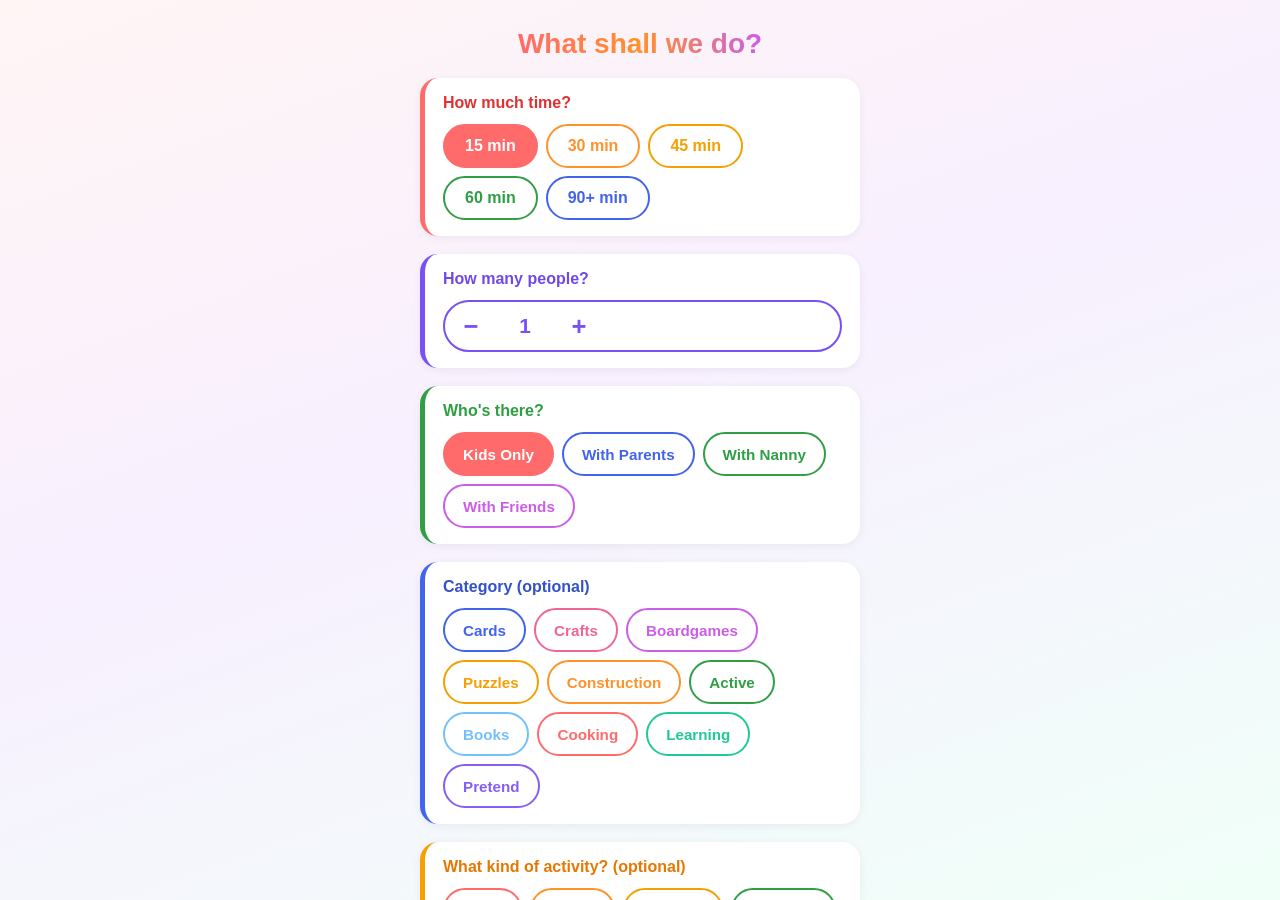
<file: index.html>
<!DOCTYPE html>
<html lang="en">
<head>
  <meta charset="UTF-8">
  <meta name="viewport" content="width=device-width, initial-scale=1.0, viewport-fit=cover">
  <title>Activity Wheel</title>
  <link rel="stylesheet" href="styles.css">
</head>
<body>
  <div id="app">

    <!-- Screen 1: Inputs -->
    <section id="screen-inputs" class="screen">
      <h1>What shall we do?</h1>

      <div class="field field--time">
        <label>How much time?</label>
        <div class="time-buttons">
          <button class="time-btn" data-value="15">15 min</button>
          <button class="time-btn" data-value="30">30 min</button>
          <button class="time-btn" data-value="45">45 min</button>
          <button class="time-btn" data-value="60">60 min</button>
          <button class="time-btn" data-value="90">90+ min</button>
        </div>
      </div>

      <div class="field field--people">
        <label>How many people?</label>
        <div class="stepper">
          <button class="stepper-btn" id="people-minus" aria-label="Fewer people">−</button>
          <span id="people-count">2</span>
          <button class="stepper-btn" id="people-plus" aria-label="More people">+</button>
        </div>
      </div>

      <div class="field field--who">
        <label>Who's there?</label>
        <div class="chips" id="who-chips"></div>
      </div>

      <div class="field field--category">
        <label>Category <span class="optional">(optional)</span></label>
        <div class="chips" id="category-chips"></div>
      </div>

      <div class="field field--tags">
        <label>What kind of activity? <span class="optional">(optional)</span></label>
        <div class="chips" id="tag-chips"></div>
      </div>

      <button class="primary-btn" id="go-btn">Spin the wheel!</button>
      <a href="admin.html" class="admin-link">Manage activities</a>
    </section>

    <!-- Screen 2: Wheel -->
    <section id="screen-wheel" class="screen">
      <h1>Spin!</h1>

      <div id="wheel-wrap">
        <div id="wheel-container">
          <div id="wheel-pointer"></div>
          <canvas id="wheel-canvas"></canvas>
        </div>
      </div>

      <div id="too-few-msg" class="hidden">
        <p>Hmm, not enough matches!</p>
        <p>Go back and loosen your filters a little.</p>
      </div>

      <button class="primary-btn" id="do-spin-btn">Spin!</button>
      <button class="secondary-btn" id="wheel-back-btn">Back to filters</button>
    </section>

    <!-- Screen 3: Result -->
    <section id="screen-result" class="screen">
      <div id="result-content">
        <div id="result-badge"></div>
        <h2 id="result-name"></h2>
        <p id="result-info"></p>
        <button class="primary-btn" id="spin-again-btn">Spin again!</button>
        <button class="secondary-btn" id="start-over-btn">Change filters</button>
      </div>
    </section>

    <!-- File:// notice -->
    <section id="screen-file-error" class="screen">
      <h2>One small step first</h2>
      <p>This app loads data with <code>fetch()</code>, which needs a local server — not a <code>file://</code> URL.</p>
      <p>Open a terminal in this folder and run:</p>
      <div class="code-block">
        <code id="server-cmd">python3 -m http.server</code>
        <button class="copy-btn" id="copy-cmd">Copy</button>
      </div>
      <p>Then open <strong>http://localhost:8000</strong> in your browser.</p>
    </section>

  </div>
  <script src="app.js?v=4"></script>
</body>
</html>
</file>
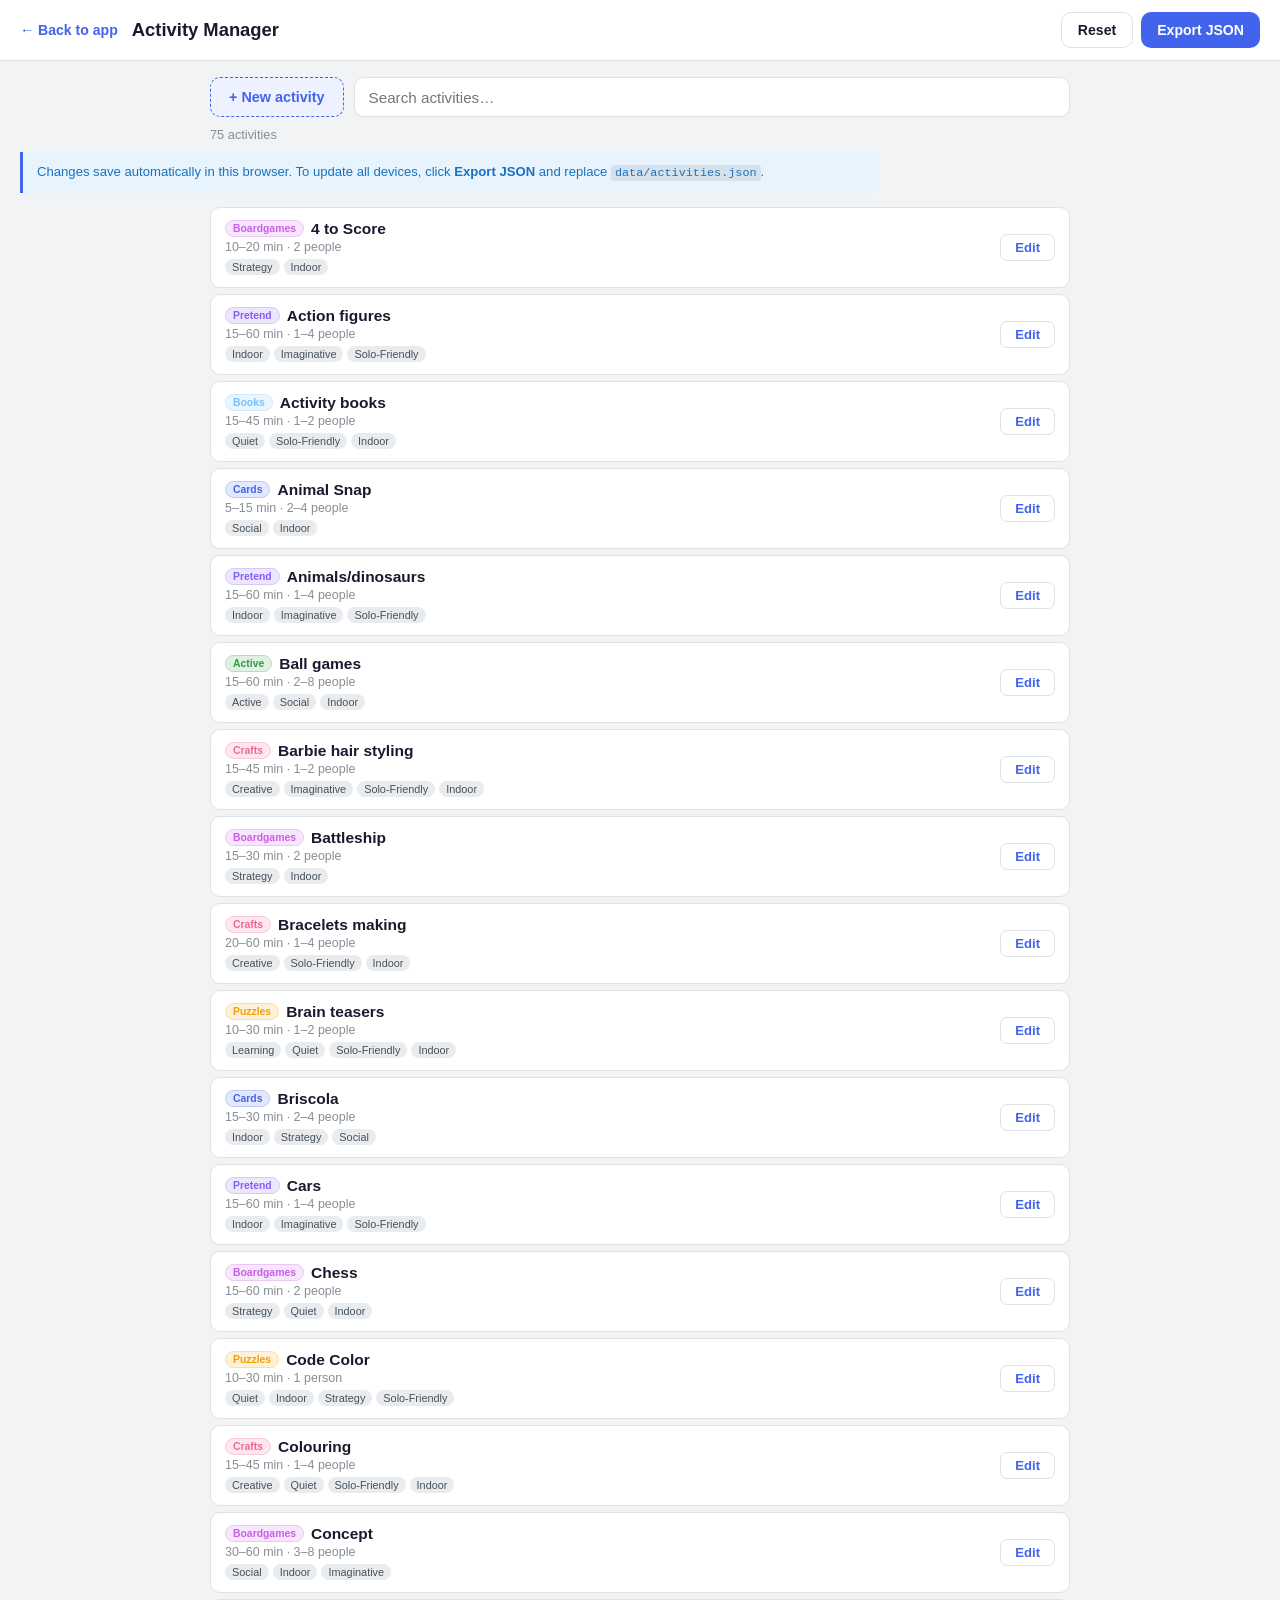
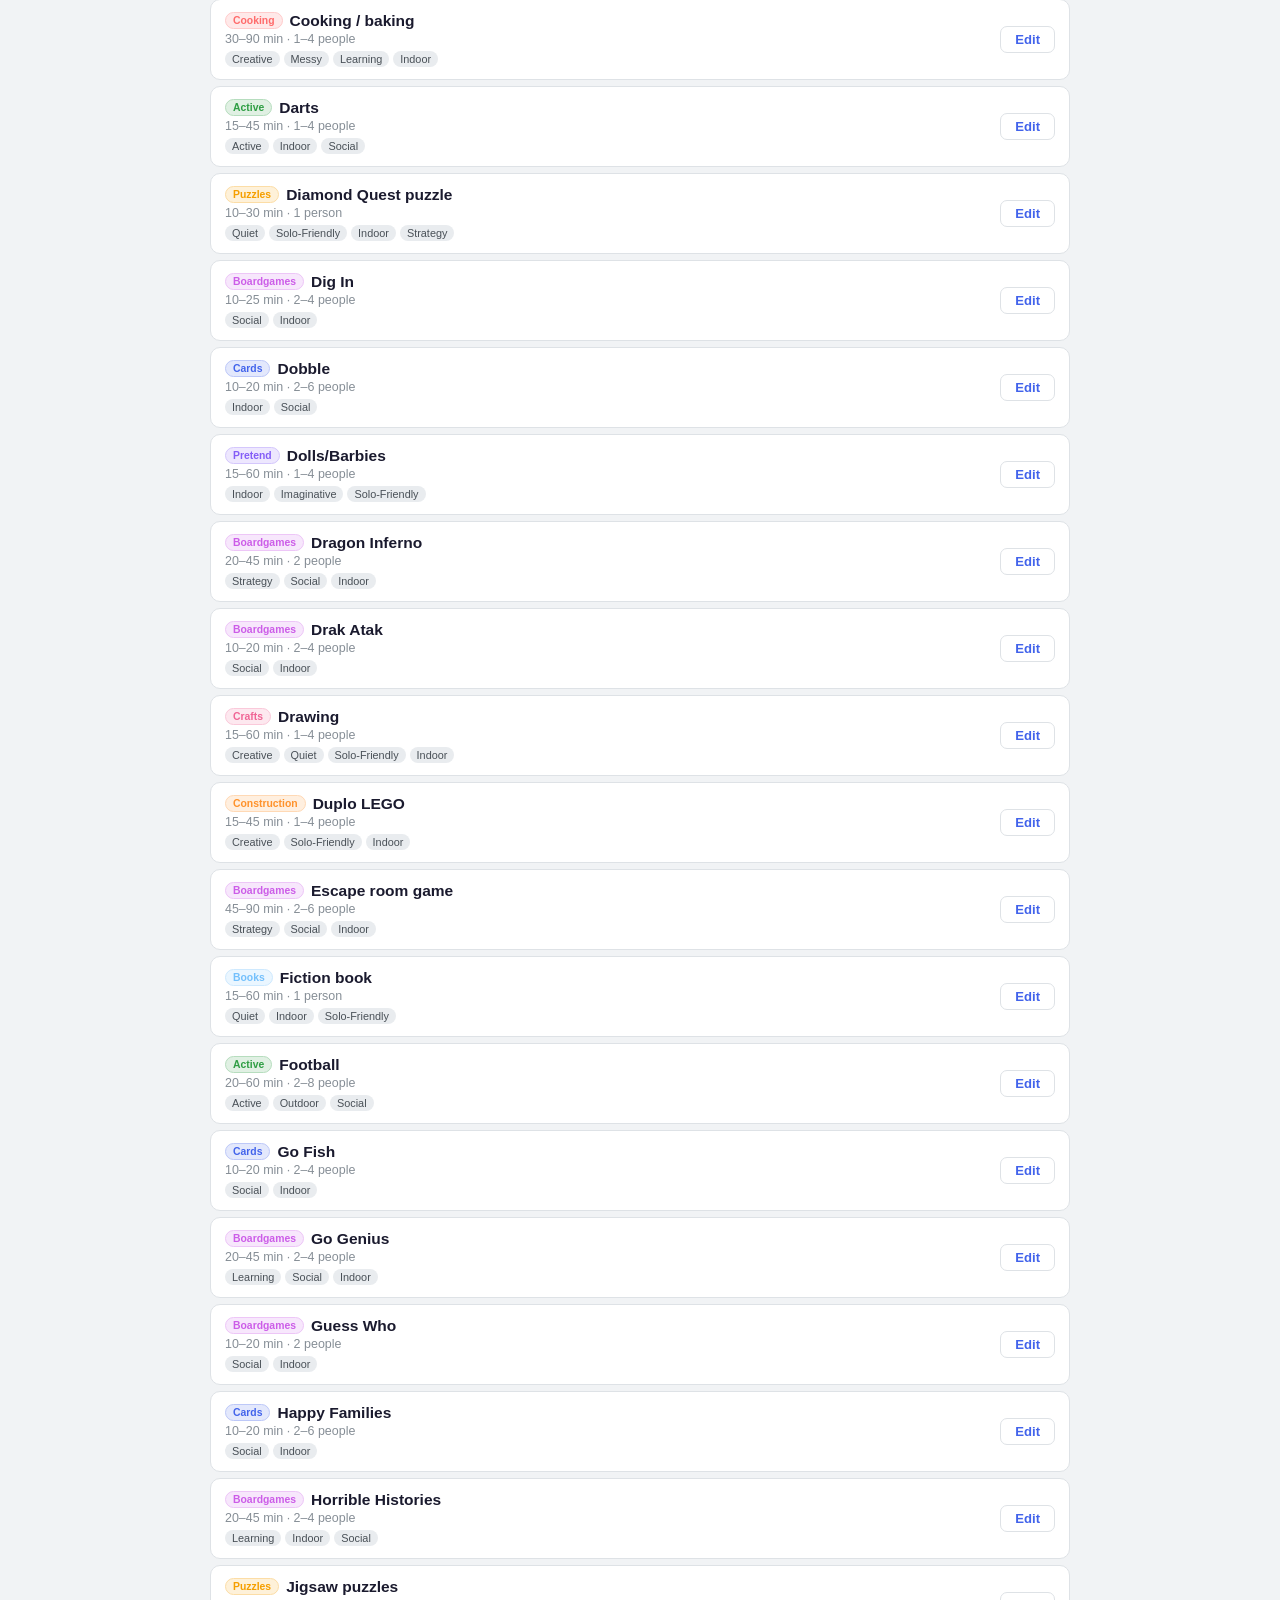
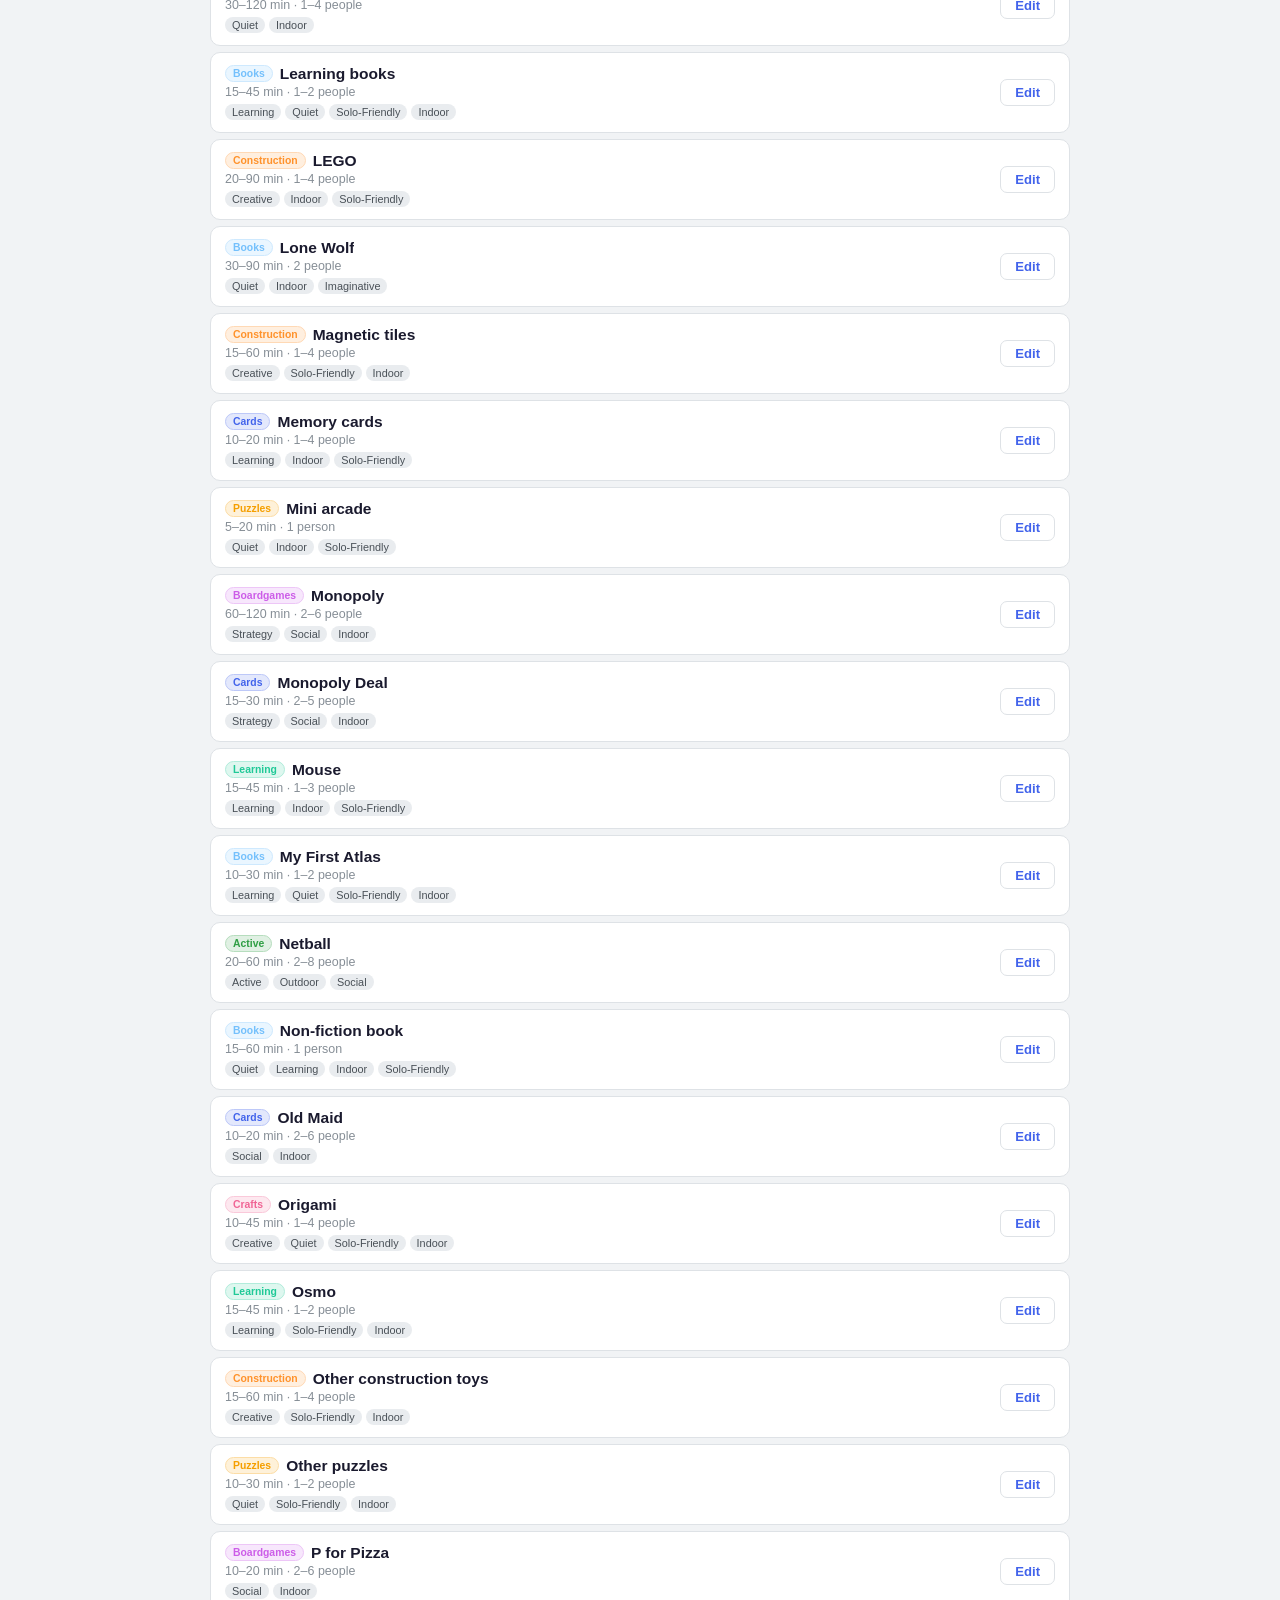
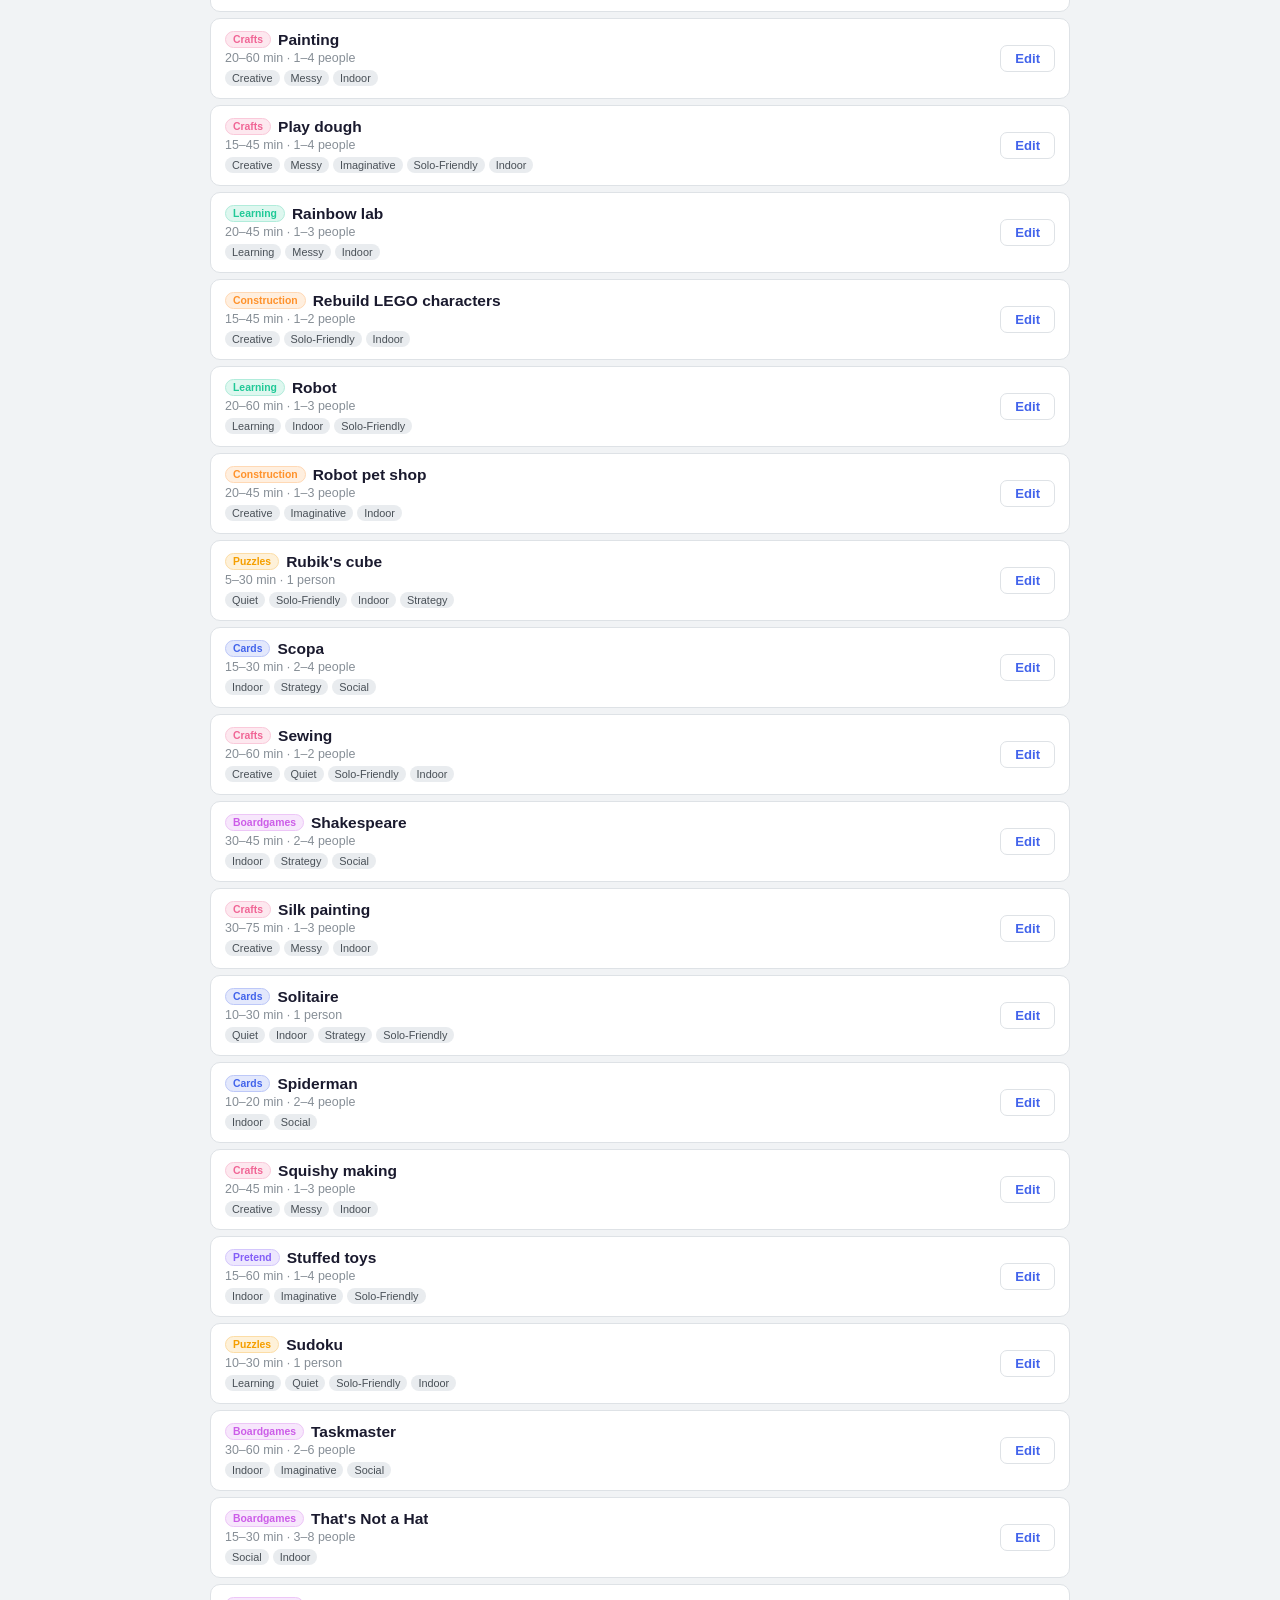
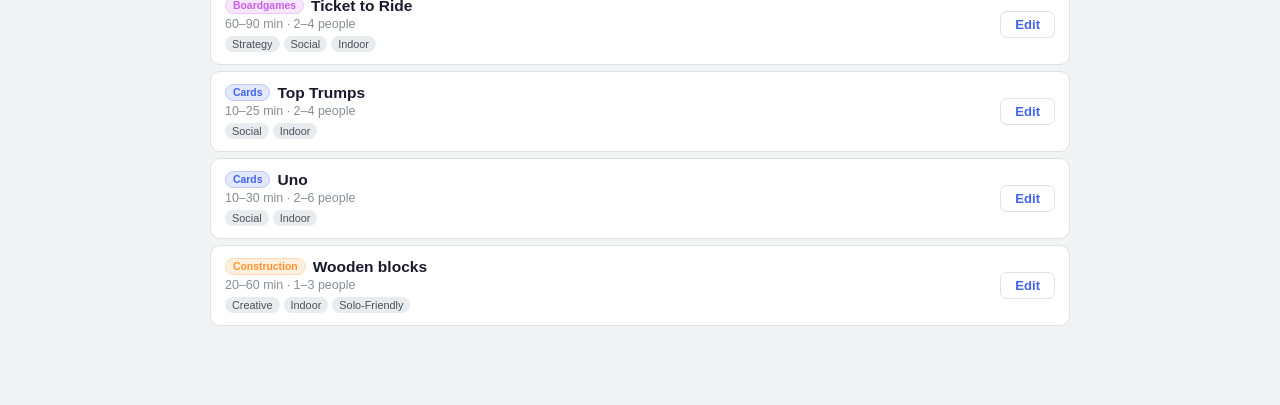
<file: admin.html>
<!DOCTYPE html>
<html lang="en">
<head>
  <meta charset="UTF-8">
  <meta name="viewport" content="width=device-width, initial-scale=1.0">
  <title>Activity Manager</title>
  <link rel="stylesheet" href="admin.css">
</head>
<body>
<div id="admin-app">

  <header class="admin-header">
    <a href="index.html" class="back-link">← Back to app</a>
    <h1>Activity Manager</h1>
    <div class="header-btns">
      <button class="btn-ghost" id="reset-btn" title="Reload from original activities.json">Reset</button>
      <button class="btn-primary" id="export-btn">Export JSON</button>
    </div>
  </header>

  <div class="toolbar">
    <button class="btn-add" id="add-btn">+ New activity</button>
    <input type="search" id="search" placeholder="Search activities…" autocomplete="off">
  </div>

  <p class="count-bar" id="activity-count"></p>

  <p class="info-note">
    Changes save automatically in this browser.
    To update all devices, click <strong>Export JSON</strong> and replace <code>data/activities.json</code>.
  </p>

  <div id="activity-list"></div>

  <!-- Edit / New modal -->
  <div id="modal-overlay" class="hidden" role="dialog" aria-modal="true">
    <div id="modal">
      <div class="modal-header">
        <h2 id="modal-title">Edit activity</h2>
        <button class="modal-close" id="modal-close" aria-label="Close">✕</button>
      </div>

      <form id="edit-form" novalidate>
        <div class="form-field">
          <label for="field-name">Name</label>
          <input type="text" id="field-name" required autocomplete="off">
        </div>

        <div class="form-field">
          <label>Category</label>
          <div class="check-grid" id="field-category"></div>
        </div>

        <div class="form-row">
          <div class="form-field">
            <label for="field-dur-min">Min duration <span class="hint">(minutes)</span></label>
            <input type="number" id="field-dur-min" min="1" max="300">
          </div>
          <div class="form-field">
            <label for="field-dur-max">Max duration <span class="hint">(minutes)</span></label>
            <input type="number" id="field-dur-max" min="1" max="300">
          </div>
        </div>

        <div class="form-row">
          <div class="form-field">
            <label for="field-people-min">Min people</label>
            <input type="number" id="field-people-min" min="1" max="20">
          </div>
          <div class="form-field">
            <label for="field-people-max">Max people <span class="hint">(blank = unlimited)</span></label>
            <input type="number" id="field-people-max" min="1" max="20">
          </div>
        </div>

        <div class="form-field">
          <label>Who can join</label>
          <div class="check-grid" id="field-who"></div>
        </div>

        <div class="form-field">
          <label>Tags</label>
          <div class="check-grid" id="field-tags"></div>
          <div class="add-tag-row">
            <input type="text" id="new-tag-input" placeholder="Add new tag and press Enter…" autocomplete="off">
          </div>
        </div>

        <div class="modal-footer">
          <button type="button" class="btn-danger" id="delete-btn">Delete</button>
          <div class="modal-footer-right">
            <button type="button" class="btn-ghost" id="cancel-btn">Cancel</button>
            <button type="submit" class="btn-primary">Save</button>
          </div>
        </div>
      </form>
    </div>
  </div>

</div>
<script src="admin.js"></script>
</body>
</html>
</file>
<file: styles.css>
*, *::before, *::after {
  box-sizing: border-box;
  margin: 0;
  padding: 0;
}

:root {
  --primary:      #ff6b35;
  --primary-dark: #e85a24;
  --bg:           #fff8f0;
  --surface:      #ffffff;
  --text:         #2b2b2b;
  --muted:        #999;
  --border:       #e2d5c8;
  --r:            14px;
  --gap:          18px;
}

html, body {
  height: 100%;
  background: linear-gradient(160deg, #fff5f5 0%, #f8f0ff 45%, #f0fff8 100%);
  color: var(--text);
  font-family: -apple-system, BlinkMacSystemFont, 'Segoe UI', Roboto, sans-serif;
  font-size: 16px;
  -webkit-tap-highlight-color: transparent;
  overflow: hidden;
}

#app { height: 100%; }

/* ── Screens ─────────────────────────────────────────────────────── */
.screen { display: none; }

.screen.active {
  display: flex;
  flex-direction: column;
  align-items: center;
  height: 100%;
  overflow-y: auto;
  padding: 28px 20px 40px;
  gap: var(--gap);
}

/* ── Type ────────────────────────────────────────────────────────── */
h1 {
  font-size: 1.75rem;
  font-weight: 800;
  text-align: center;
  flex-shrink: 0;
  /* gradient text */
  background: linear-gradient(90deg, #ff6b6b, #ff922b, #cc5de8);
  -webkit-background-clip: text;
  -webkit-text-fill-color: transparent;
  background-clip: text;
}

h2 {
  font-size: 1.35rem;
  font-weight: 700;
  text-align: center;
}

/* ── Field cards ─────────────────────────────────────────────────── */
.field {
  width: 100%;
  max-width: 440px;
  display: flex;
  flex-direction: column;
  gap: 12px;
  flex-shrink: 0;
  background: #fff;
  border-radius: 18px;
  padding: 16px 18px;
  box-shadow: 0 2px 10px rgba(0,0,0,0.06);
  border-left: 5px solid transparent;
}

.field > label {
  font-size: 1rem;
  font-weight: 800;
}

/* Per-field accent colours */
.field--time   { border-left-color: #FF6B6B; }
.field--time   > label { color: #e03131; }

.field--people { border-left-color: #7950F2; }
.field--people > label { color: #7048e8; }

.field--who    { border-left-color: #2F9E44; }
.field--who    > label { color: #2f9e44; }

.field--category { border-left-color: #4263EB; }
.field--category > label { color: #3451c7; }

.field--tags   { border-left-color: #F59F00; }
.field--tags   > label { color: #e67700; }


/* ── Time buttons ────────────────────────────────────────────────── */
.time-buttons {
  display: flex;
  flex-wrap: wrap;
  gap: 8px;
}

/* Assign a colour to each button via CSS custom property */
.time-buttons .time-btn:nth-child(1) { --c: #FF6B6B; }
.time-buttons .time-btn:nth-child(2) { --c: #FF922B; }
.time-buttons .time-btn:nth-child(3) { --c: #F59F00; }
.time-buttons .time-btn:nth-child(4) { --c: #2F9E44; }
.time-buttons .time-btn:nth-child(5) { --c: #4263EB; }

.time-btn {
  min-height: 44px;
  padding: 0 20px;
  border-radius: 100px;
  border: 2px solid var(--c, var(--border));
  background: var(--surface);
  font-size: 1rem;
  font-weight: 700;
  cursor: pointer;
  color: var(--c, var(--text));
  transition: background 0.15s, color 0.15s;
}

.time-btn.selected {
  background: var(--c, var(--primary));
  border-color: var(--c, var(--primary));
  color: #fff;
}

/* ── Stepper ─────────────────────────────────────────────────────── */
.stepper {
  display: inline-flex;
  align-items: center;
  border: 2px solid #7950F2;
  border-radius: 100px;
  overflow: hidden;
  background: var(--surface);
  height: 52px;
}

.stepper-btn {
  width: 52px;
  height: 100%;
  background: none;
  border: none;
  font-size: 1.6rem;
  font-weight: 700;
  cursor: pointer;
  color: #7950F2;
  display: flex;
  align-items: center;
  justify-content: center;
}

.stepper-btn:active { background: #f0eaff; }

#people-count {
  min-width: 56px;
  text-align: center;
  font-size: 1.3rem;
  font-weight: 800;
  color: #7950F2;
  pointer-events: none;
  user-select: none;
}

/* ── Chips ───────────────────────────────────────────────────────── */
.chips {
  display: flex;
  flex-wrap: wrap;
  gap: 8px;
}

/* Base chip (used by who-chips) */
.chip {
  min-height: 44px;
  padding: 0 18px;
  border-radius: 100px;
  border: 2px solid var(--c, var(--border));
  background: var(--surface);
  font-size: 0.95rem;
  font-weight: 700;
  cursor: pointer;
  color: var(--c, var(--text));
  transition: background 0.15s, color 0.15s;
  text-transform: capitalize;
}

.chip.selected {
  background: var(--c, var(--primary));
  border-color: var(--c, var(--primary));
  color: #fff;
}


/* ── Primary / secondary buttons ─────────────────────────────────── */
.primary-btn {
  min-height: 56px;
  width: 100%;
  max-width: 440px;
  border: none;
  border-radius: var(--r);
  background: var(--primary);
  color: #fff;
  font-size: 1.2rem;
  font-weight: 800;
  cursor: pointer;
  flex-shrink: 0;
  transition: background 0.15s, transform 0.1s;
}

/* Rainbow gradient on the inputs-screen spin button specifically */
#screen-inputs .primary-btn {
  background: linear-gradient(135deg, #ff6b35 0%, #e91e8c 100%);
}
#screen-inputs .primary-btn:hover {
  background: linear-gradient(135deg, #e85a24 0%, #c5186d 100%);
}

.primary-btn:hover  { background: var(--primary-dark); }
.primary-btn:active { transform: scale(0.97); }
.primary-btn:disabled {
  opacity: 0.5;
  cursor: default;
  transform: none;
}

.secondary-btn {
  min-height: 48px;
  width: 100%;
  max-width: 440px;
  border: 2px solid var(--border);
  border-radius: var(--r);
  background: var(--surface);
  color: var(--text);
  font-size: 1rem;
  font-weight: 700;
  cursor: pointer;
  flex-shrink: 0;
  transition: border-color 0.15s, color 0.15s;
}

.secondary-btn:hover { border-color: var(--primary); color: var(--primary); }

/* ── Wheel ───────────────────────────────────────────────────────── */
#wheel-wrap {
  flex-shrink: 0;
  display: flex;
  justify-content: center;
}

#wheel-container {
  position: relative;
  padding-top: 30px;   /* room for the pointer triangle */
}

#wheel-pointer {
  position: absolute;
  top: 0;
  left: 50%;
  transform: translateX(-50%);
  width: 0;
  height: 0;
  border-left: 13px solid transparent;
  border-right: 13px solid transparent;
  border-top: 32px solid #e74c3c;
  filter: drop-shadow(0 2px 4px rgba(0,0,0,0.3));
  z-index: 10;
}

#wheel-canvas {
  display: block;
  border-radius: 50%;
  box-shadow: 0 6px 30px rgba(0,0,0,0.18);
}

/* ── Too-few message ─────────────────────────────────────────────── */
#too-few-msg {
  max-width: 340px;
  text-align: center;
  padding: 24px 20px;
  background: #fff3cd;
  border: 2px solid #ffc107;
  border-radius: var(--r);
  line-height: 1.5;
  flex-shrink: 0;
}

#too-few-msg p + p { margin-top: 6px; color: var(--muted); }

.hidden { display: none !important; }

/* ── Result ──────────────────────────────────────────────────────── */
#screen-result { justify-content: center; }

#result-content {
  display: flex;
  flex-direction: column;
  align-items: center;
  gap: 18px;
  max-width: 440px;
  width: 100%;
  text-align: center;
}

#result-badge {
  width: 88px;
  height: 88px;
  border-radius: 50%;
  background: linear-gradient(135deg, #ff6b35, #ff922b);
  display: flex;
  align-items: center;
  justify-content: center;
  font-size: 2.6rem;
  box-shadow: 0 4px 16px rgba(255,107,53,0.4);
  flex-shrink: 0;
}

#result-name {
  font-size: 2rem;
  font-weight: 800;
  color: var(--primary);
  line-height: 1.2;
}

#result-info {
  font-size: 1.05rem;
  color: var(--muted);
  font-weight: 500;
}

/* ── File-error screen ───────────────────────────────────────────── */
#screen-file-error {
  justify-content: center;
  text-align: center;
  gap: 20px;
}

#screen-file-error h2 { font-size: 1.6rem; color: var(--text); }

#screen-file-error p {
  max-width: 360px;
  line-height: 1.6;
  color: var(--muted);
}

#screen-file-error code {
  background: #eee;
  padding: 2px 6px;
  border-radius: 4px;
  font-family: monospace;
  font-size: 0.9em;
  color: var(--text);
}

#screen-file-error strong { color: var(--text); }

.code-block {
  display: flex;
  align-items: center;
  gap: 12px;
  background: #1e1e2e;
  color: #a6e3a1;
  padding: 14px 18px;
  border-radius: 10px;
  font-family: monospace;
  font-size: 0.95rem;
  max-width: 420px;
  width: 100%;
}

.code-block code {
  flex: 1;
  text-align: left;
  background: none;
  padding: 0;
  color: #a6e3a1;
}

.copy-btn {
  background: #444466;
  color: #fff;
  border: none;
  padding: 8px 14px;
  border-radius: 7px;
  cursor: pointer;
  font-size: 0.85rem;
  min-height: 36px;
  white-space: nowrap;
}

.copy-btn:hover { background: #6666aa; }

/* ── Admin link (discrete, bottom-right of inputs screen) ───────── */
.admin-link {
  font-size: 0.7rem;
  color: var(--muted);
  text-decoration: none;
  opacity: 0.45;
  align-self: flex-end;
  padding: 4px 2px;
}
.admin-link:hover { opacity: 0.9; }

/* ── Confetti ────────────────────────────────────────────────────── */
.confetti-piece {
  position: fixed;
  top: -20px;
  pointer-events: none;
  z-index: 9999;
  animation: confetti-fall linear forwards;
}

@keyframes confetti-fall {
  to {
    transform: translateY(110vh) rotate(720deg);
    opacity: 0;
  }
}
</file>
<file: admin.css>
*, *::before, *::after { box-sizing: border-box; margin: 0; padding: 0; }

:root {
  --accent:      #4263EB;
  --accent-dark: #3451c7;
  --accent-bg:   #eef1ff;
  --danger:      #e03131;
  --bg:          #f1f3f5;
  --surface:     #ffffff;
  --text:        #1a1a2e;
  --muted:       #868e96;
  --border:      #dee2e6;
  --r:           10px;
}

body {
  font-family: -apple-system, BlinkMacSystemFont, 'Segoe UI', Roboto, sans-serif;
  background: var(--bg);
  color: var(--text);
  font-size: 15px;
  min-height: 100vh;
}

/* ── Header ──────────────────────────────────────────────────────── */
.admin-header {
  background: var(--surface);
  border-bottom: 1px solid var(--border);
  padding: 12px 20px;
  display: flex;
  align-items: center;
  gap: 14px;
  position: sticky;
  top: 0;
  z-index: 100;
}

.admin-header h1 {
  font-size: 1.15rem;
  font-weight: 700;
  flex: 1;
}

.back-link {
  color: var(--accent);
  text-decoration: none;
  font-weight: 600;
  font-size: 0.88rem;
  white-space: nowrap;
}

.back-link:hover { text-decoration: underline; }

.header-btns { display: flex; gap: 8px; }

/* ── Toolbar ─────────────────────────────────────────────────────── */
.toolbar {
  padding: 16px 20px 6px;
  display: flex;
  gap: 10px;
  align-items: center;
  max-width: 900px;
  margin: 0 auto;
}

#search {
  flex: 1;
  height: 40px;
  border: 1.5px solid var(--border);
  border-radius: var(--r);
  padding: 0 14px;
  font-size: 0.95rem;
  background: var(--surface);
  outline: none;
}
#search:focus { border-color: var(--accent); }

.count-bar {
  padding: 4px 20px 2px;
  font-size: 0.8rem;
  color: var(--muted);
  max-width: 900px;
  margin: 0 auto;
}

.info-note {
  margin: 8px 20px 14px;
  padding: 10px 14px;
  background: #e8f4fd;
  border-left: 3px solid var(--accent);
  border-radius: 0 var(--r) var(--r) 0;
  font-size: 0.82rem;
  color: #1971c2;
  max-width: 860px;
  line-height: 1.5;
}
.info-note code {
  font-family: monospace;
  background: rgba(0,0,0,0.08);
  padding: 1px 4px;
  border-radius: 3px;
  font-size: 0.9em;
}

/* ── Activity list ───────────────────────────────────────────────── */
#activity-list {
  padding: 0 20px 80px;
  max-width: 900px;
  margin: 0 auto;
  display: flex;
  flex-direction: column;
  gap: 6px;
}

.activity-card {
  background: var(--surface);
  border: 1px solid var(--border);
  border-radius: var(--r);
  padding: 12px 14px;
  display: flex;
  align-items: center;
  gap: 12px;
}

.card-body { flex: 1; min-width: 0; }

.card-name-row {
  display: flex;
  align-items: center;
  gap: 7px;
  min-width: 0;
}

.card-name {
  font-weight: 600;
  font-size: 0.97rem;
  white-space: nowrap;
  overflow: hidden;
  text-overflow: ellipsis;
}

.cat-badge {
  font-size: 0.65rem;
  font-weight: 700;
  padding: 2px 7px;
  border-radius: 100px;
  background: color-mix(in srgb, var(--cat) 15%, white);
  color: var(--cat);
  border: 1px solid color-mix(in srgb, var(--cat) 35%, white);
  white-space: nowrap;
  text-transform: capitalize;
  flex-shrink: 0;
}

.card-meta {
  font-size: 0.78rem;
  color: var(--muted);
  margin-top: 2px;
}

.card-tags {
  display: flex;
  flex-wrap: wrap;
  gap: 4px;
  margin-top: 5px;
}

.mini-tag {
  font-size: 0.68rem;
  padding: 2px 7px;
  background: #e9ecef;
  border-radius: 100px;
  color: #495057;
  text-transform: capitalize;
}

.empty {
  padding: 48px 20px;
  text-align: center;
  color: var(--muted);
  font-size: 0.95rem;
}

/* ── Buttons ─────────────────────────────────────────────────────── */
.btn-primary {
  background: var(--accent);
  color: #fff;
  border: none;
  padding: 0 16px;
  height: 36px;
  border-radius: var(--r);
  font-weight: 600;
  font-size: 0.88rem;
  cursor: pointer;
  white-space: nowrap;
}
.btn-primary:hover { background: var(--accent-dark); }

.btn-ghost {
  background: var(--surface);
  color: var(--text);
  border: 1.5px solid var(--border);
  padding: 0 16px;
  height: 36px;
  border-radius: var(--r);
  font-weight: 600;
  font-size: 0.88rem;
  cursor: pointer;
  white-space: nowrap;
}
.btn-ghost:hover { border-color: var(--accent); color: var(--accent); }

.btn-danger {
  background: none;
  color: var(--danger);
  border: 1.5px solid var(--danger);
  padding: 0 14px;
  height: 36px;
  border-radius: var(--r);
  font-weight: 600;
  font-size: 0.88rem;
  cursor: pointer;
}
.btn-danger:hover { background: #fff5f5; }

.btn-add {
  background: var(--accent-bg);
  color: var(--accent);
  border: 1.5px dashed var(--accent);
  padding: 0 18px;
  height: 40px;
  border-radius: var(--r);
  font-weight: 700;
  font-size: 0.9rem;
  cursor: pointer;
  white-space: nowrap;
}
.btn-add:hover { background: #dde4ff; }

.edit-btn {
  background: none;
  border: 1.5px solid var(--border);
  color: var(--accent);
  padding: 5px 14px;
  border-radius: 7px;
  cursor: pointer;
  font-weight: 600;
  font-size: 0.82rem;
  flex-shrink: 0;
}
.edit-btn:hover { background: var(--accent-bg); border-color: var(--accent); }

/* ── Modal ───────────────────────────────────────────────────────── */
#modal-overlay {
  position: fixed;
  inset: 0;
  background: rgba(0,0,0,0.45);
  display: flex;
  align-items: flex-end;
  justify-content: center;
  z-index: 500;
}

@media (min-width: 600px) {
  #modal-overlay { align-items: center; padding: 20px; }
}

#modal {
  background: var(--surface);
  width: 100%;
  max-width: 560px;
  max-height: 92vh;
  overflow-y: auto;
  border-radius: 18px 18px 0 0;
}

@media (min-width: 600px) {
  #modal { border-radius: 14px; }
}

.modal-header {
  display: flex;
  align-items: center;
  padding: 16px 20px 12px;
  border-bottom: 1px solid var(--border);
  position: sticky;
  top: 0;
  background: var(--surface);
  z-index: 10;
}
.modal-header h2 { flex: 1; font-size: 1.05rem; }

.modal-close {
  background: none;
  border: none;
  font-size: 1.1rem;
  cursor: pointer;
  color: var(--muted);
  padding: 4px 8px;
  line-height: 1;
}
.modal-close:hover { color: var(--text); }

/* ── Form ────────────────────────────────────────────────────────── */
#edit-form {
  padding: 18px 20px;
  display: flex;
  flex-direction: column;
  gap: 16px;
}

.form-field {
  display: flex;
  flex-direction: column;
  gap: 6px;
}

.form-field > label {
  font-weight: 700;
  font-size: 0.8rem;
  color: var(--muted);
  text-transform: uppercase;
  letter-spacing: 0.05em;
}

.hint {
  font-weight: 400;
  text-transform: none;
  letter-spacing: 0;
  font-size: 0.85em;
}

.form-field input[type="text"],
.form-field input[type="number"],
.form-field input[type="search"] {
  height: 42px;
  border: 1.5px solid var(--border);
  border-radius: 8px;
  padding: 0 12px;
  font-size: 1rem;
  outline: none;
  background: var(--bg);
  width: 100%;
}
.form-field input:focus { border-color: var(--accent); background: var(--surface); }

.form-row {
  display: grid;
  grid-template-columns: 1fr 1fr;
  gap: 12px;
}

/* Checkbox grid */
.check-grid {
  display: grid;
  grid-template-columns: repeat(auto-fill, minmax(130px, 1fr));
  gap: 6px;
}

.check-label {
  display: flex;
  align-items: center;
  gap: 8px;
  padding: 8px 12px;
  border: 1.5px solid var(--border);
  border-radius: 8px;
  cursor: pointer;
  font-size: 0.88rem;
  background: var(--bg);
  user-select: none;
  text-transform: capitalize;
  transition: border-color 0.1s, background 0.1s, color 0.1s;
}
.check-label:has(input:checked) {
  border-color: var(--accent);
  background: var(--accent-bg);
  color: var(--accent);
  font-weight: 700;
}

/* Category radios use their own colour instead of the global accent */
.cat-radio:has(input:checked) {
  border-color: var(--cat);
  background: color-mix(in srgb, var(--cat) 12%, white);
  color: var(--cat);
}
.cat-radio input { accent-color: var(--cat); }
.check-label input {
  width: 15px;
  height: 15px;
  accent-color: var(--accent);
  flex-shrink: 0;
}

/* Add new tag row */
.add-tag-row {
  margin-top: 6px;
}
.add-tag-row input {
  height: 38px;
  border: 1.5px dashed var(--border);
  border-radius: 8px;
  padding: 0 12px;
  font-size: 0.9rem;
  outline: none;
  background: var(--bg);
  width: 100%;
}
.add-tag-row input:focus { border-color: var(--accent); border-style: solid; background: var(--surface); }

/* Modal footer */
.modal-footer {
  display: flex;
  align-items: center;
  justify-content: space-between;
  gap: 8px;
  padding-top: 8px;
  border-top: 1px solid var(--border);
}
.modal-footer-right { display: flex; gap: 8px; }

.hidden { display: none !important; }
</file>
